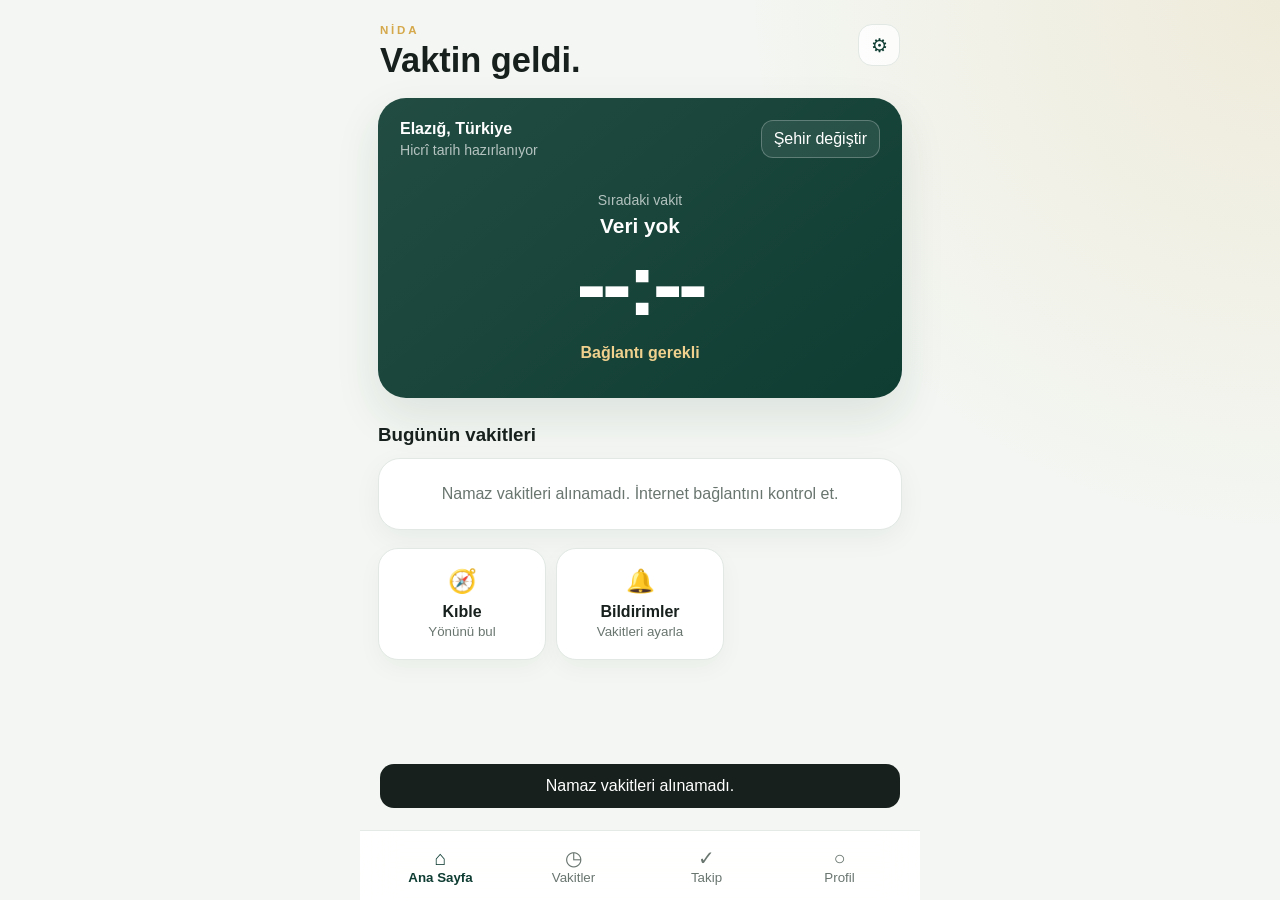
<file: index.html>
<!DOCTYPE html>
<html lang="tr">
<head>
  <meta charset="UTF-8" />

  <meta
    name="viewport"
    content="width=device-width, initial-scale=1, viewport-fit=cover"
  />

  <meta name="theme-color" content="#0f3d32" />

  <meta
    name="description"
    content="Nida — sade ve güvenilir namaz vakti uygulaması."
  />

  <title>Nida — Vaktin geldi</title>

  <link rel="manifest" href="manifest.json" />

  <link
    rel="apple-touch-icon"
    href="icons/icon-192.png"
  />

  <link rel="stylesheet" href="style.css" />

  <script
    src="https://cdn.onesignal.com/sdks/web/v16/OneSignalSDK.page.js"
    defer
  ></script>

  <script>
    window.OneSignalDeferred =
      window.OneSignalDeferred || [];

    window.OneSignalDeferred.push(
      async function (OneSignal) {
        await OneSignal.init({
          appId:
            "fc9c18b7-5c3d-4900-9eeb-158b1225d11e",

          serviceWorkerPath:
            "service-worker.js",

          serviceWorkerParam: {
            scope: "/Nida/"
          },

          notifyButton: {
            enable: false
          },

          allowLocalhostAsSecureOrigin: true
        });
      }
    );
  </script>
</head>

<body>
  <div class="app-shell">

    <header class="topbar">
      <div>
        <p class="eyebrow">NİDA</p>
        <h1>Vaktin geldi.</h1>
      </div>

      <button
        id="settingsButton"
        class="icon-button"
        aria-label="Ayarlar"
      >
        ⚙︎
      </button>
    </header>

    <main>

      <section class="hero-card">

        <div class="hero-top">
          <div>
            <p
              id="locationLabel"
              class="location"
            >
              Elazığ, Türkiye
            </p>

            <p
              id="hijriDate"
              class="muted"
            >
              Hicrî tarih hazırlanıyor
            </p>
          </div>

          <button
            id="changeCityButton"
            class="ghost-button"
          >
            Şehir değiştir
          </button>
        </div>

        <div class="next-prayer">
          <p class="muted">
            Sıradaki vakit
          </p>

          <h2 id="nextPrayerName">
            Yükleniyor
          </h2>

          <div
            id="nextPrayerTime"
            class="big-time"
          >
            --:--
          </div>

          <p
            id="countdown"
            class="countdown"
          >
            Lütfen bekleyin
          </p>
        </div>

      </section>

      <section class="section">

        <div class="section-heading">
          <h3>Bugünün vakitleri</h3>

          <span
            id="gregorianDate"
            class="muted"
          ></span>
        </div>

        <div
          id="prayerList"
          class="prayer-list"
        ></div>

      </section>

      <section class="quick-actions">

        <button
          class="action-card"
          id="qiblaButton"
        >
          <span>🧭</span>
          <strong>Kıble</strong>
          <small>Yönünü bul</small>
        </button>

        <button
          class="action-card"
          id="notificationButton"
        >
          <span>🔔</span>
          <strong>Bildirimler</strong>
          <small>Vakitleri ayarla</small>
        </button>

        <button
          class="action-card"
          id="installButton"
          hidden
        >
          <span>＋</span>
          <strong>Yükle</strong>
          <small>Ana ekrana ekle</small>
        </button>

      </section>

    </main>

    <nav
      class="bottom-nav"
      aria-label="Ana menü"
    >

      <button class="nav-item active">
        <span>⌂</span>
        <small>Ana Sayfa</small>
      </button>

      <button
        class="nav-item"
        id="timesNav"
      >
        <span>◷</span>
        <small>Vakitler</small>
      </button>

      <button
        class="nav-item"
        id="trackNav"
      >
        <span>✓</span>
        <small>Takip</small>
      </button>

      <button
        class="nav-item"
        id="profileNav"
      >
        <span>○</span>
        <small>Profil</small>
      </button>

    </nav>

  </div>

  <dialog id="cityDialog">

    <form
      method="dialog"
      class="dialog-card"
    >

      <div class="dialog-header">
        <h3>Şehir seç</h3>

        <button
          class="icon-button"
          value="cancel"
          aria-label="Kapat"
        >
          ×
        </button>
      </div>

      <label for="citySelect">
        Şehir
      </label>

      <select id="citySelect">
        <option value="İstanbul">İstanbul</option>
        <option value="Ankara">Ankara</option>
        <option value="İzmir">İzmir</option>
        <option value="Elazığ">Elazığ</option>
        <option value="Bingöl">Bingöl</option>
        <option value="Diyarbakır">Diyarbakır</option>
        <option value="Bursa">Bursa</option>
        <option value="Antalya">Antalya</option>
      </select>

      <button
        id="saveCityButton"
        class="primary-button"
        value="default"
      >
        Kaydet
      </button>

    </form>

  </dialog>

  <dialog id="notificationDialog">

    <form
      method="dialog"
      class="dialog-card"
    >

      <div class="dialog-header">
        <h3>Bildirim ayarları</h3>

        <button
          class="icon-button"
          value="cancel"
          aria-label="Kapat"
        >
          ×
        </button>
      </div>

      <div
        id="notificationOptions"
        class="notification-options"
      ></div>

      <button
        id="requestPermissionButton"
        class="primary-button"
        type="button"
      >
        Bildirim izni ver
      </button>

    </form>

  </dialog>

  <div
    id="toast"
    class="toast"
    role="status"
    aria-live="polite"
  ></div>

  <script src="app.js"></script>
</body>
</html>
</file>
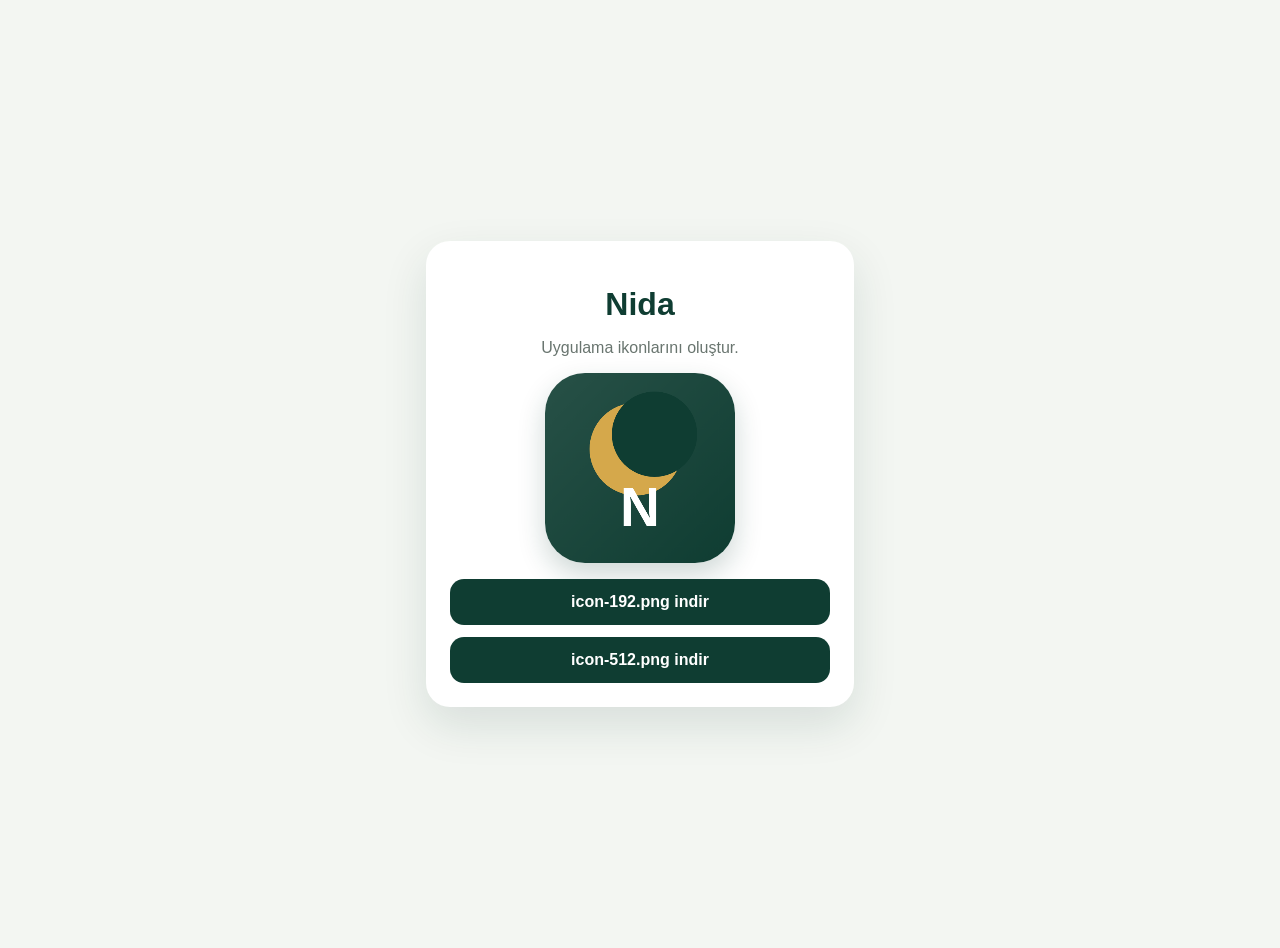
<file: icon-generator.html>
<!DOCTYPE html>
<html lang="tr">
<head>
  <meta charset="UTF-8">

  <meta
    name="viewport"
    content="width=device-width, initial-scale=1"
  >

  <title>Nida İkon Oluşturucu</title>

  <style>
    body {
      margin: 0;
      min-height: 100vh;

      display: flex;
      align-items: center;
      justify-content: center;

      padding: 24px;

      background: #f3f6f2;

      font-family:
        -apple-system,
        BlinkMacSystemFont,
        "Segoe UI",
        sans-serif;
    }

    .card {
      width: 100%;
      max-width: 380px;

      padding: 24px;

      border-radius: 24px;

      background: white;

      text-align: center;

      box-shadow:
        0 18px 45px
        rgba(15, 61, 50, 0.12);
    }

    canvas {
      width: 190px;
      height: 190px;

      border-radius: 40px;

      box-shadow:
        0 12px 28px
        rgba(15, 61, 50, 0.20);
    }

    h1 {
      margin-bottom: 6px;

      color: #0f3d32;
    }

    p {
      color: #69756f;
    }

    button {
      width: 100%;

      margin-top: 12px;
      padding: 14px;

      border: 0;
      border-radius: 14px;

      background: #0f3d32;
      color: white;

      font-size: 16px;
      font-weight: 700;
    }
  </style>
</head>

<body>

  <div class="card">

    <h1>Nida</h1>

    <p>Uygulama ikonlarını oluştur.</p>

    <canvas
      id="preview"
      width="512"
      height="512"
    ></canvas>

    <button onclick="downloadIcon(192)">
      icon-192.png indir
    </button>

    <button onclick="downloadIcon(512)">
      icon-512.png indir
    </button>

  </div>

  <script>
    function drawRoundedRectangle(
      context,
      x,
      y,
      width,
      height,
      radius
    ) {
      context.beginPath();

      context.moveTo(
        x + radius,
        y
      );

      context.lineTo(
        x + width - radius,
        y
      );

      context.quadraticCurveTo(
        x + width,
        y,
        x + width,
        y + radius
      );

      context.lineTo(
        x + width,
        y + height - radius
      );

      context.quadraticCurveTo(
        x + width,
        y + height,
        x + width - radius,
        y + height
      );

      context.lineTo(
        x + radius,
        y + height
      );

      context.quadraticCurveTo(
        x,
        y + height,
        x,
        y + height - radius
      );

      context.lineTo(
        x,
        y + radius
      );

      context.quadraticCurveTo(
        x,
        y,
        x + radius,
        y
      );

      context.closePath();
    }

    function createIcon(size) {
      const canvas =
        document.createElement("canvas");

      canvas.width = size;
      canvas.height = size;

      const context =
        canvas.getContext("2d");

      const scale =
        size / 512;

      context.clearRect(
        0,
        0,
        size,
        size
      );

      drawRoundedRectangle(
        context,
        0,
        0,
        size,
        size,
        105 * scale
      );

      context.fillStyle =
        "#0f3d32";

      context.fill();

      const gradient =
        context.createLinearGradient(
          0,
          0,
          size,
          size
        );

      gradient.addColorStop(
        0,
        "rgba(255,255,255,0.10)"
      );

      gradient.addColorStop(
        1,
        "rgba(255,255,255,0)"
      );

      drawRoundedRectangle(
        context,
        0,
        0,
        size,
        size,
        105 * scale
      );

      context.fillStyle =
        gradient;

      context.fill();

      context.beginPath();

      context.arc(
        245 * scale,
        205 * scale,
        125 * scale,
        0,
        Math.PI * 2
      );

      context.fillStyle =
        "#d5a84b";

      context.fill();

      context.beginPath();

      context.arc(
        295 * scale,
        165 * scale,
        115 * scale,
        0,
        Math.PI * 2
      );

      context.fillStyle =
        "#0f3d32";

      context.fill();

      context.fillStyle =
        "#ffffff";

      context.font =
        `bold ${150 * scale}px Arial`;

      context.textAlign =
        "center";

      context.textBaseline =
        "middle";

      context.fillText(
        "N",
        size / 2,
        372 * scale
      );

      return canvas;
    }

    function showPreview() {
      const preview =
        document.getElementById(
          "preview"
        );

      const context =
        preview.getContext("2d");

      const icon =
        createIcon(512);

      context.clearRect(
        0,
        0,
        512,
        512
      );

      context.drawImage(
        icon,
        0,
        0
      );
    }

    function downloadIcon(size) {
      const canvas =
        createIcon(size);

      const link =
        document.createElement("a");

      link.download =
        `icon-${size}.png`;

      link.href =
        canvas.toDataURL(
          "image/png"
        );

      document.body.appendChild(
        link
      );

      link.click();
      link.remove();
    }

    showPreview();
  </script>

</body>
</html>
</file>
<file: style.css>
* {
  box-sizing: border-box;
}

:root {
  color-scheme: light;

  --bg: #f3f6f2;
  --surface: #ffffff;
  --primary: #0f3d32;
  --primary-soft: #dfece6;
  --accent: #d5a84b;
  --text: #17201d;
  --muted: #69756f;
  --border: #e2e8e4;

  --shadow:
    0 18px 45px rgba(15, 61, 50, 0.10);
}

html {
  background: var(--bg);
}

body {
  margin: 0;
  min-height: 100vh;

  font-family:
    -apple-system,
    BlinkMacSystemFont,
    "Segoe UI",
    sans-serif;

  background:
    radial-gradient(
      circle at top right,
      rgba(213, 168, 75, 0.14),
      transparent 34%
    ),
    var(--bg);

  color: var(--text);
}

button,
select {
  font: inherit;
}

button {
  cursor: pointer;
}

.app-shell {
  max-width: 560px;
  min-height: 100vh;

  margin: 0 auto;

  padding:
    env(safe-area-inset-top)
    18px
    calc(92px + env(safe-area-inset-bottom));
}

.topbar {
  display: flex;
  justify-content: space-between;
  align-items: flex-start;

  padding: 24px 2px 18px;
}

.eyebrow {
  margin: 0 0 5px;

  font-size: 0.72rem;
  font-weight: 800;
  letter-spacing: 0.24em;

  color: var(--accent);
}

h1,
h2,
h3,
p {
  margin-top: 0;
}

h1 {
  margin-bottom: 0;

  font-size:
    clamp(1.65rem, 6vw, 2.15rem);
}

.icon-button {
  width: 42px;
  height: 42px;

  border: 1px solid var(--border);
  border-radius: 14px;

  background:
    rgba(255, 255, 255, 0.82);

  color: var(--primary);
  font-size: 1.2rem;
}

.hero-card {
  padding: 22px;

  border-radius: 28px;

  background:
    linear-gradient(
      140deg,
      rgba(255, 255, 255, 0.08),
      rgba(255, 255, 255, 0)
    ),
    var(--primary);

  color: white;
  box-shadow: var(--shadow);
}

.hero-top,
.section-heading,
.dialog-header {
  display: flex;
  align-items: center;
  justify-content: space-between;

  gap: 16px;
}

.location {
  margin-bottom: 4px;
  font-weight: 700;
}

.muted {
  margin-bottom: 0;

  color: var(--muted);
  font-size: 0.88rem;
}

.hero-card .muted {
  color:
    rgba(255, 255, 255, 0.67);
}

.ghost-button {
  padding: 9px 12px;

  border:
    1px solid rgba(255, 255, 255, 0.25);

  border-radius: 12px;

  background:
    rgba(255, 255, 255, 0.08);

  color: white;
}

.next-prayer {
  padding: 34px 0 14px;
  text-align: center;
}

.next-prayer h2 {
  margin: 6px 0 2px;

  font-size: 1.3rem;
  font-weight: 600;
}

.big-time {
  font-size:
    clamp(3.5rem, 18vw, 5.6rem);

  font-weight: 750;
  line-height: 1;
  letter-spacing: -0.05em;
}

.countdown {
  margin: 14px 0 0;

  color: #f0d18e;
  font-weight: 650;
}

.section {
  padding-top: 26px;
}

.section-heading {
  margin-bottom: 12px;
}

.section-heading h3 {
  margin-bottom: 0;
}

.prayer-list {
  overflow: hidden;

  border: 1px solid var(--border);
  border-radius: 22px;

  background: var(--surface);

  box-shadow:
    0 8px 28px rgba(26, 43, 36, 0.05);
}

.prayer-row {
  display: grid;

  grid-template-columns:
    42px 1fr auto auto;

  align-items: center;
  gap: 12px;

  padding: 15px 16px;

  border-bottom:
    1px solid var(--border);
}

.prayer-row:last-child {
  border-bottom: 0;
}

.prayer-row.active {
  background: var(--primary-soft);
}

.prayer-icon {
  display: grid;
  place-items: center;

  width: 38px;
  height: 38px;

  border-radius: 12px;

  background: #f0f4f1;
}

.prayer-name {
  font-weight: 700;
}

.prayer-time {
  font-weight: 750;
  font-variant-numeric: tabular-nums;
}

.bell-toggle {
  border: 0;
  background: transparent;

  font-size: 1rem;
  opacity: 0.75;
}

.quick-actions {
  display: grid;

  grid-template-columns:
    repeat(3, 1fr);

  gap: 10px;
  padding-top: 18px;
}

.action-card {
  min-height: 112px;

  padding: 14px 10px;

  border: 1px solid var(--border);
  border-radius: 20px;

  background: var(--surface);
  color: var(--text);

  box-shadow:
    0 8px 24px rgba(26, 43, 36, 0.04);
}

.action-card span,
.action-card strong,
.action-card small {
  display: block;
}

.action-card span {
  margin-bottom: 8px;
  font-size: 1.45rem;
}

.action-card strong {
  margin-bottom: 3px;
}

.action-card small {
  color: var(--muted);
}

.bottom-nav {
  position: fixed;
  z-index: 10;

  right: 0;
  bottom: 0;
  left: 0;

  display: grid;

  grid-template-columns:
    repeat(4, 1fr);

  max-width: 560px;
  margin: 0 auto;

  padding:
    10px
    14px
    calc(10px + env(safe-area-inset-bottom));

  border-top:
    1px solid rgba(226, 232, 228, 0.9);

  background:
    rgba(255, 255, 255, 0.92);

  backdrop-filter: blur(18px);
}

.nav-item {
  padding: 5px;

  border: 0;
  background: transparent;

  color: var(--muted);
}

.nav-item span,
.nav-item small {
  display: block;
}

.nav-item span {
  font-size: 1.25rem;
}

.nav-item.active {
  color: var(--primary);
  font-weight: 750;
}

dialog {
  width: min(92vw, 440px);

  padding: 0;

  border: 0;
  border-radius: 24px;

  box-shadow: var(--shadow);
}

dialog::backdrop {
  background:
    rgba(8, 23, 18, 0.52);

  backdrop-filter: blur(4px);
}

.dialog-card {
  padding: 22px;
  background: var(--surface);
}

.dialog-card label {
  display: block;

  margin: 20px 0 8px;

  font-size: 0.85rem;
  font-weight: 700;
}

select {
  width: 100%;

  padding: 13px 14px;

  border: 1px solid var(--border);
  border-radius: 14px;

  background: white;
}

.primary-button {
  width: 100%;

  margin-top: 18px;
  padding: 14px;

  border: 0;
  border-radius: 15px;

  background: var(--primary);
  color: white;

  font-weight: 750;
}

.notification-options {
  margin-top: 12px;
}

.notification-option {
  display: flex;
  align-items: center;
  justify-content: space-between;

  padding: 13px 2px;

  border-bottom:
    1px solid var(--border);
}

.toast {
  position: fixed;
  z-index: 30;

  right: 18px;
  bottom:
    calc(92px + env(safe-area-inset-bottom));
  left: 18px;

  max-width: 520px;

  margin: 0 auto;
  padding: 13px 16px;

  border-radius: 14px;

  background: #17201d;
  color: white;

  text-align: center;

  opacity: 0;

  transform: translateY(12px);

  pointer-events: none;

  transition: 0.2s ease;
}

.toast.show {
  opacity: 1;
  transform: translateY(0);
}

@media (max-width: 390px) {

  .quick-actions {
    grid-template-columns:
      1fr 1fr;
  }

  .prayer-row {
    grid-template-columns:
      38px 1fr auto auto;

    gap: 9px;
  }

}
</file>
